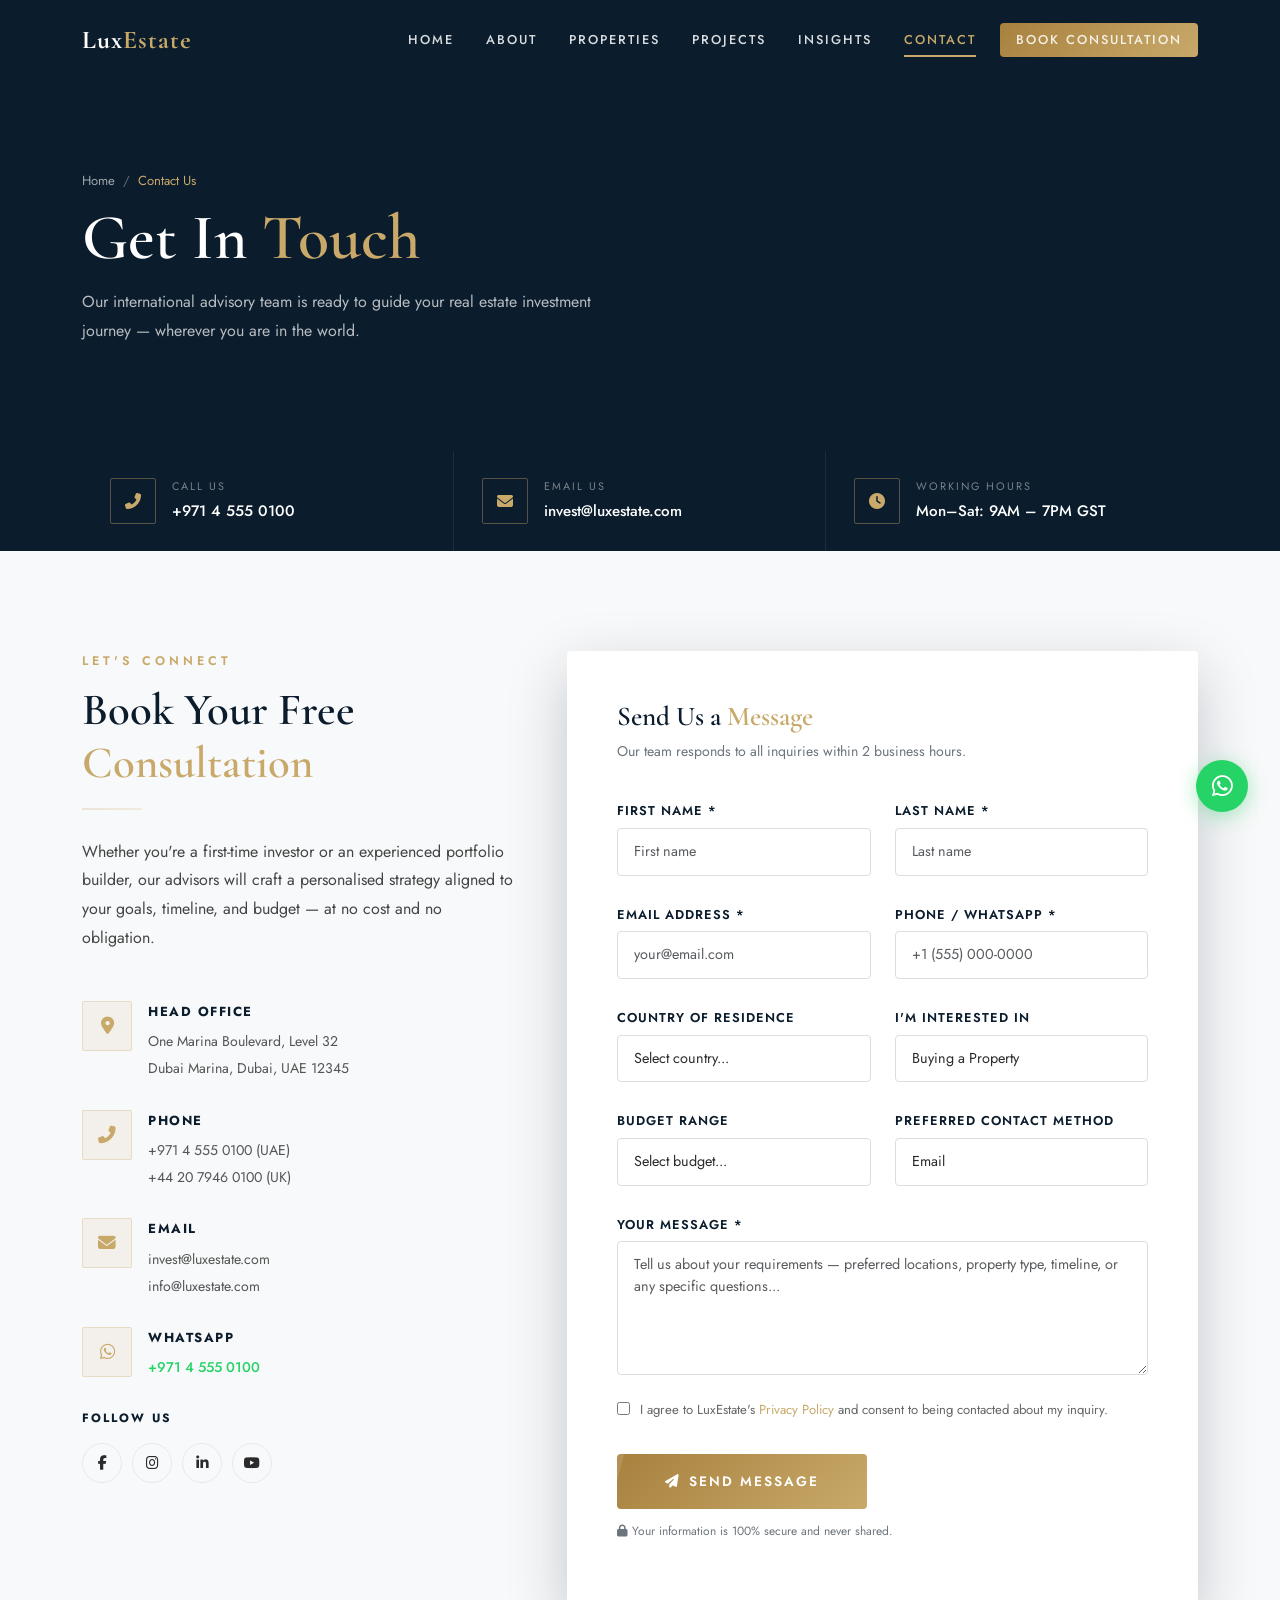
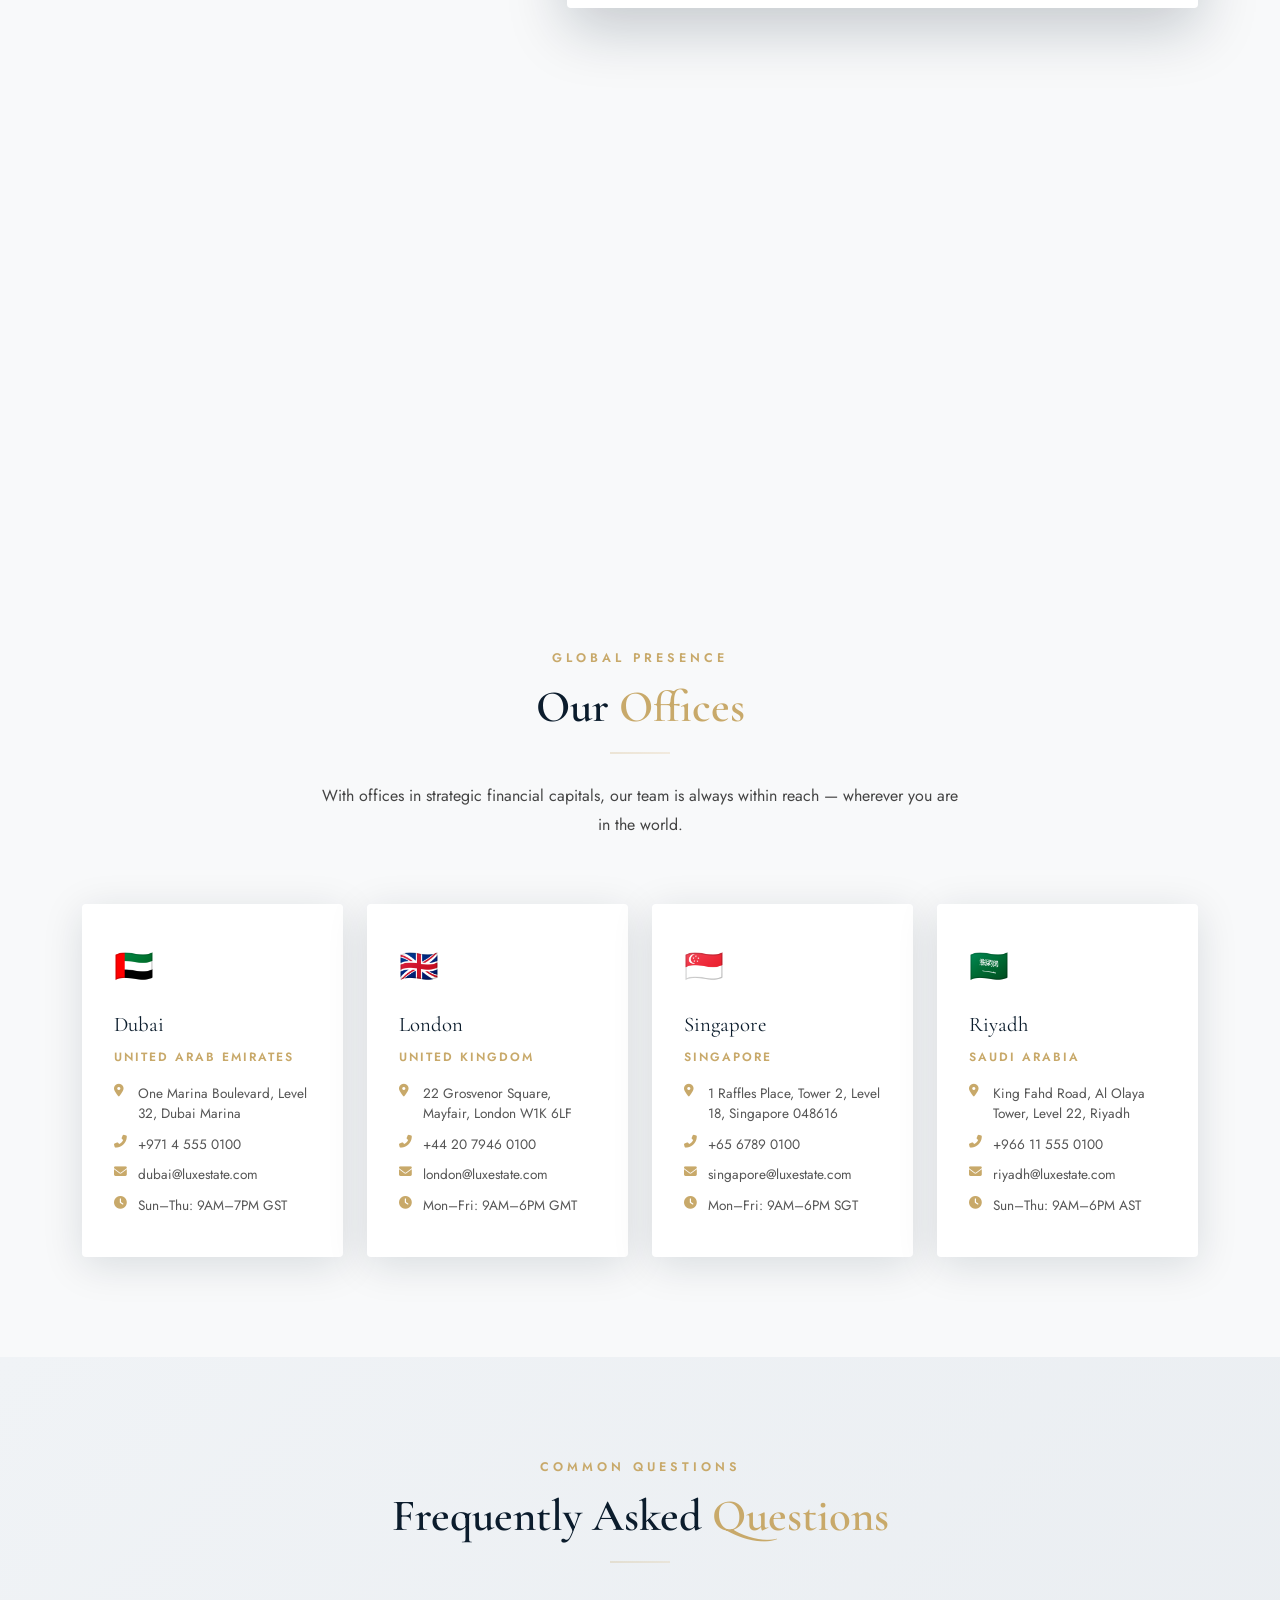
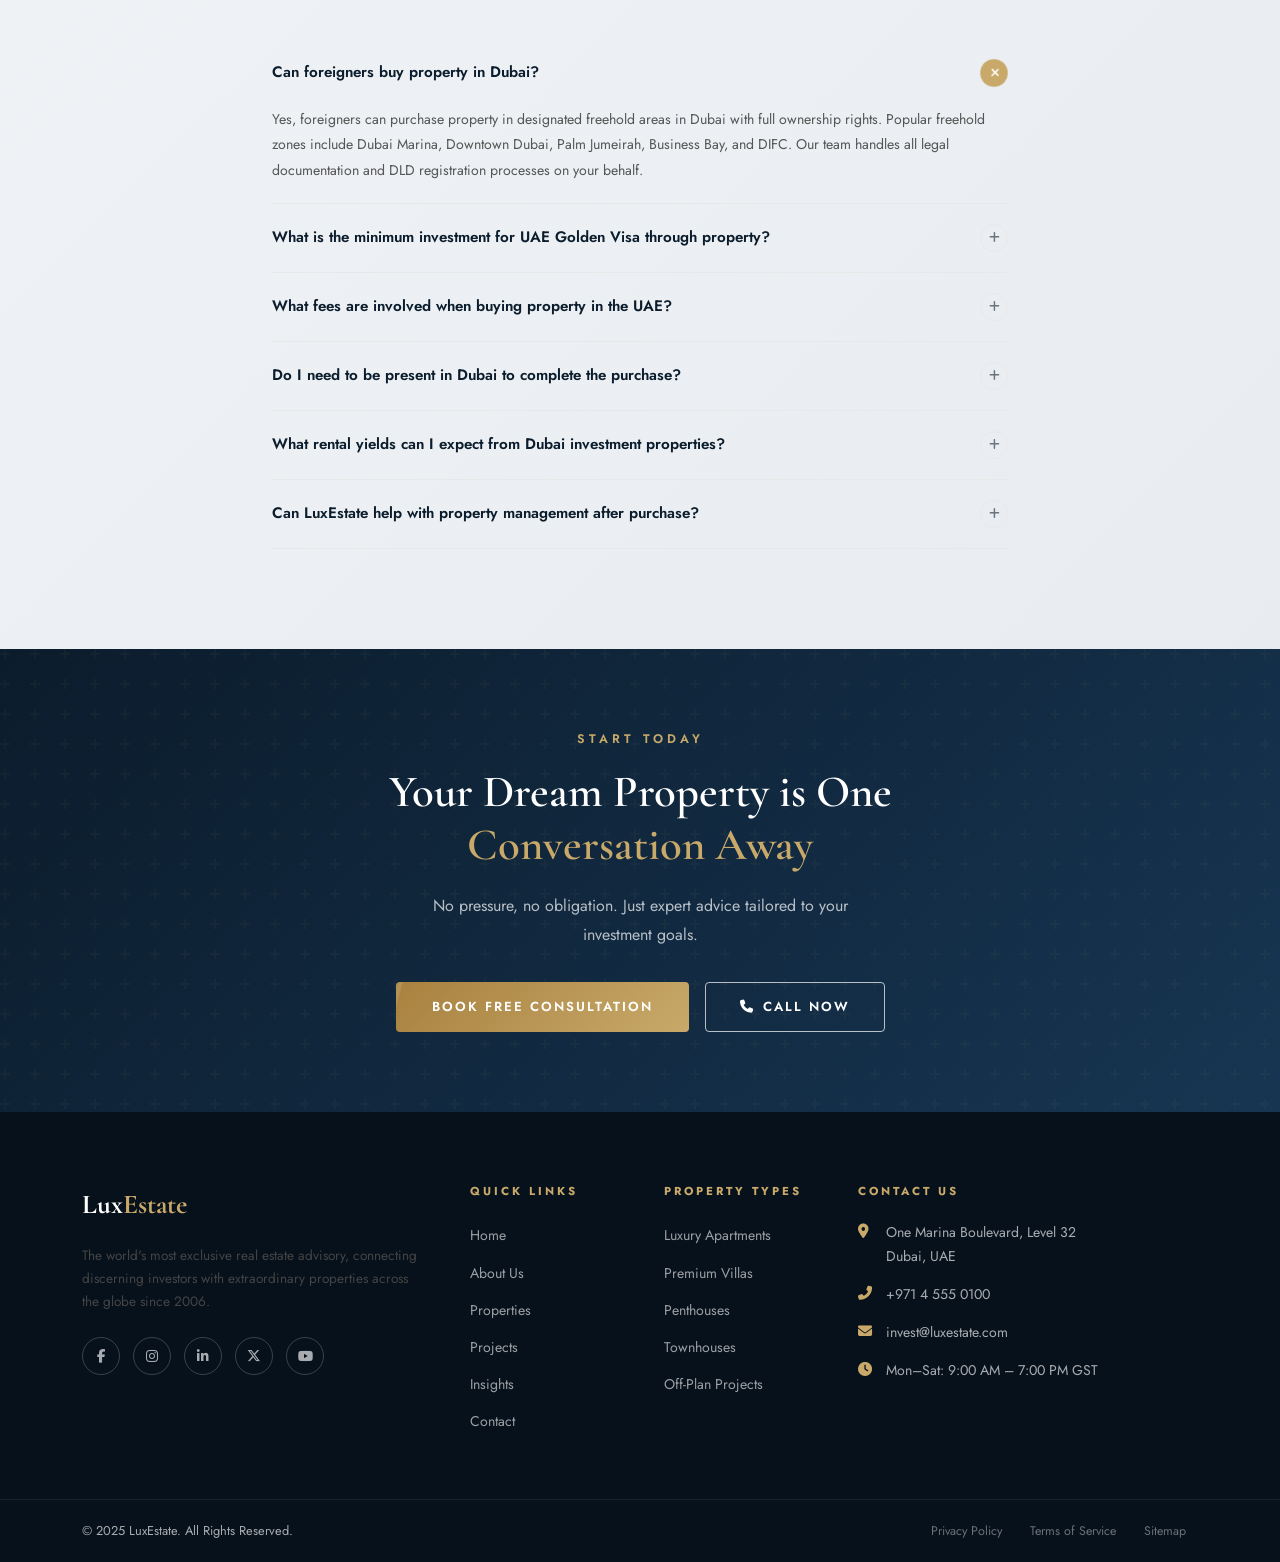
<file: contact.html>
<!DOCTYPE html>
<html lang="en">
<head>
  <meta charset="UTF-8">
  <meta name="viewport" content="width=device-width, initial-scale=1.0">
  <title>Contact Us | LuxEstate – Speak With Our Luxury Property Advisors</title>
  <meta name="description" content="Get in touch with LuxEstate's international property advisors. Book a free consultation, schedule a property viewing, or enquire about any of our luxury listings.">
  <meta name="keywords" content="contact real estate agent, luxury property consultation, book property viewing, Dubai real estate contact, property inquiry UAE">
  <link rel="canonical" href="https://www.luxestate.com/contact.html">
  <link href="https://cdn.jsdelivr.net/npm/bootstrap@5.3.2/dist/css/bootstrap.min.css" rel="stylesheet">
  <link rel="stylesheet" href="https://cdnjs.cloudflare.com/ajax/libs/font-awesome/6.5.0/css/all.min.css">
  <link rel="stylesheet" href="https://unpkg.com/aos@2.3.1/dist/aos.css">
  <link rel="stylesheet" href="css/style.css">
  <style>
    .office-card {
      background: #fff;
      border-radius: var(--radius);
      padding: 32px;
      box-shadow: var(--shadow-card);
      transition: all var(--transition);
      height: 100%;
      border-top: 3px solid transparent;
    }
    .office-card:hover {
      box-shadow: var(--shadow-hover);
      transform: translateY(-4px);
      border-top-color: var(--gold);
    }
    .office-flag {
      font-size: 2rem;
      margin-bottom: 14px;
      display: block;
    }
    .office-city {
      font-family: var(--font-display);
      font-size: 1.3rem;
      color: var(--navy);
      margin-bottom: 4px;
    }
    .office-country {
      font-size: 0.75rem;
      font-weight: 600;
      letter-spacing: 2px;
      text-transform: uppercase;
      color: var(--gold);
      margin-bottom: 16px;
    }
    .office-detail {
      font-size: 0.85rem;
      color: #555;
      display: flex;
      align-items: flex-start;
      gap: 10px;
      margin-bottom: 10px;
      line-height: 1.5;
    }
    .office-detail i { color: var(--gold); margin-top: 2px; min-width: 14px; font-size: 0.8rem; }

    .contact-form-wrap {
      background: #fff;
      border-radius: var(--radius);
      padding: 50px;
      box-shadow: var(--shadow-hover);
    }
    @media (max-width: 576px) {
      .contact-form-wrap { padding: 28px 20px; }
    }

    .faq-item {
      border-bottom: 1px solid var(--grey-light);
    }
    .faq-question {
      padding: 20px 0;
      display: flex;
      justify-content: space-between;
      align-items: center;
      cursor: pointer;
      font-weight: 600;
      font-size: 0.95rem;
      color: var(--navy);
      transition: color var(--transition);
      gap: 16px;
    }
    .faq-question:hover { color: var(--gold); }
    .faq-icon {
      width: 28px; height: 28px;
      border: 1.5px solid var(--grey-light);
      border-radius: 50%;
      display: flex; align-items: center; justify-content: center;
      font-size: 0.75rem;
      flex-shrink: 0;
      transition: all var(--transition);
      color: var(--grey-mid);
    }
    .faq-item.open .faq-icon { background: var(--gold); border-color: var(--gold); color: #fff; transform: rotate(45deg); }
    .faq-answer {
      font-size: 0.88rem;
      color: #555;
      line-height: 1.8;
      max-height: 0;
      overflow: hidden;
      transition: max-height 0.4s ease, padding 0.3s ease;
    }
    .faq-item.open .faq-answer { max-height: 300px; padding-bottom: 20px; }

    .whatsapp-float {
      position: fixed;
      bottom: 88px;
      right: 32px;
      z-index: 9997;
      width: 52px; height: 52px;
      background: #25D366;
      border-radius: 50%;
      display: flex; align-items: center; justify-content: center;
      color: #fff;
      font-size: 1.5rem;
      box-shadow: 0 4px 20px rgba(37,211,102,0.4);
      transition: all var(--transition);
    }
    .whatsapp-float:hover { transform: scale(1.1); box-shadow: 0 8px 28px rgba(37,211,102,0.5); color: #fff; }
  </style>
</head>
<body>

<!-- NAVBAR -->
<nav class="navbar navbar-expand-lg fixed-top" id="mainNav">
  <div class="container">
    <a class="navbar-brand" href="index.html">Lux<span>Estate</span></a>
    <button class="navbar-toggler" type="button" data-bs-toggle="collapse" data-bs-target="#navMenu" aria-label="Toggle navigation">
      <span class="navbar-toggler-icon"></span>
    </button>
    <div class="collapse navbar-collapse justify-content-end" id="navMenu">
      <ul class="navbar-nav align-items-lg-center">
        <li class="nav-item"><a class="nav-link" href="index.html">Home</a></li>
        <li class="nav-item"><a class="nav-link" href="about.html">About</a></li>
        <li class="nav-item"><a class="nav-link" href="properties.html">Properties</a></li>
        <li class="nav-item"><a class="nav-link" href="projects.html">Projects</a></li>
        <li class="nav-item"><a class="nav-link" href="blog.html">Insights</a></li>
        <li class="nav-item"><a class="nav-link active" href="contact.html">Contact</a></li>
        <li class="nav-item"><a class="nav-link nav-cta" href="#inquiry">Book Consultation</a></li>
      </ul>
    </div>
  </div>
</nav>

<!-- PAGE HERO -->
<section class="page-hero">
  <div class="page-hero-bg" style="background-image:url('https://images.unsplash.com/photo-1600607687920-4e2a09cf159d?w=1600&q=80');"></div>
  <div class="container page-hero-content">
    <nav aria-label="breadcrumb">
      <ol class="breadcrumb">
        <li class="breadcrumb-item"><a href="index.html">Home</a></li>
        <li class="breadcrumb-item active">Contact Us</li>
      </ol>
    </nav>
    <h1 class="mt-2">Get In <span style="color:var(--gold);">Touch</span></h1>
    <p style="color:rgba(255,255,255,0.7);max-width:540px;margin-top:12px;">Our international advisory team is ready to guide your real estate investment journey — wherever you are in the world.</p>
  </div>
</section>

<!-- QUICK CONTACT BAND -->
<div style="background:var(--navy);padding:0;">
  <div class="container">
    <div class="row g-0">
      <div class="col-md-4" style="border-right:1px solid rgba(255,255,255,0.08);">
        <a href="tel:+97145550100" style="display:flex;align-items:center;gap:16px;padding:26px 28px;color:inherit;text-decoration:none;transition:background 0.3s;" onmouseover="this.style.background='rgba(255,255,255,0.04)'" onmouseout="this.style.background='transparent'">
          <div style="width:46px;height:46px;border:1.5px solid rgba(200,169,106,0.4);border-radius:2px;display:flex;align-items:center;justify-content:center;color:var(--gold);font-size:1rem;flex-shrink:0;">
            <i class="fas fa-phone-alt"></i>
          </div>
          <div>
            <div style="font-size:0.68rem;letter-spacing:2px;text-transform:uppercase;color:rgba(255,255,255,0.45);margin-bottom:3px;">Call Us</div>
            <div style="font-size:0.95rem;font-weight:500;color:#fff;">+971 4 555 0100</div>
          </div>
        </a>
      </div>
      <div class="col-md-4" style="border-right:1px solid rgba(255,255,255,0.08);">
        <a href="mailto:invest@luxestate.com" style="display:flex;align-items:center;gap:16px;padding:26px 28px;color:inherit;text-decoration:none;transition:background 0.3s;" onmouseover="this.style.background='rgba(255,255,255,0.04)'" onmouseout="this.style.background='transparent'">
          <div style="width:46px;height:46px;border:1.5px solid rgba(200,169,106,0.4);border-radius:2px;display:flex;align-items:center;justify-content:center;color:var(--gold);font-size:1rem;flex-shrink:0;">
            <i class="fas fa-envelope"></i>
          </div>
          <div>
            <div style="font-size:0.68rem;letter-spacing:2px;text-transform:uppercase;color:rgba(255,255,255,0.45);margin-bottom:3px;">Email Us</div>
            <div style="font-size:0.95rem;font-weight:500;color:#fff;">invest@luxestate.com</div>
          </div>
        </a>
      </div>
      <div class="col-md-4">
        <div style="display:flex;align-items:center;gap:16px;padding:26px 28px;">
          <div style="width:46px;height:46px;border:1.5px solid rgba(200,169,106,0.4);border-radius:2px;display:flex;align-items:center;justify-content:center;color:var(--gold);font-size:1rem;flex-shrink:0;">
            <i class="fas fa-clock"></i>
          </div>
          <div>
            <div style="font-size:0.68rem;letter-spacing:2px;text-transform:uppercase;color:rgba(255,255,255,0.45);margin-bottom:3px;">Working Hours</div>
            <div style="font-size:0.95rem;font-weight:500;color:#fff;">Mon–Sat: 9AM – 7PM GST</div>
          </div>
        </div>
      </div>
    </div>
  </div>
</div>

<!-- MAIN CONTACT SECTION -->
<section class="section-pad" id="inquiry">
  <div class="container">
    <div class="row g-5 align-items-start">

      <!-- LEFT: Info -->
      <div class="col-lg-5" data-aos="fade-right">
        <span class="section-label">Let's Connect</span>
        <h2 class="section-title">Book Your Free <span>Consultation</span></h2>
        <hr class="divider-gold">
        <p class="mb-5">Whether you're a first-time investor or an experienced portfolio builder, our advisors will craft a personalised strategy aligned to your goals, timeline, and budget — at no cost and no obligation.</p>

        <!-- Contact Info Items -->
        <div class="contact-info-item" data-aos="fade-up" data-aos-delay="0">
          <div class="contact-icon"><i class="fas fa-map-marker-alt"></i></div>
          <div>
            <strong style="font-size:0.82rem;letter-spacing:1.5px;text-transform:uppercase;color:var(--navy);display:block;margin-bottom:4px;">Head Office</strong>
            <span style="font-size:0.88rem;color:#555;">One Marina Boulevard, Level 32<br>Dubai Marina, Dubai, UAE 12345</span>
          </div>
        </div>

        <div class="contact-info-item" data-aos="fade-up" data-aos-delay="50">
          <div class="contact-icon"><i class="fas fa-phone-alt"></i></div>
          <div>
            <strong style="font-size:0.82rem;letter-spacing:1.5px;text-transform:uppercase;color:var(--navy);display:block;margin-bottom:4px;">Phone</strong>
            <span style="font-size:0.88rem;color:#555;">+971 4 555 0100 (UAE)<br>+44 20 7946 0100 (UK)</span>
          </div>
        </div>

        <div class="contact-info-item" data-aos="fade-up" data-aos-delay="100">
          <div class="contact-icon"><i class="fas fa-envelope"></i></div>
          <div>
            <strong style="font-size:0.82rem;letter-spacing:1.5px;text-transform:uppercase;color:var(--navy);display:block;margin-bottom:4px;">Email</strong>
            <span style="font-size:0.88rem;color:#555;">invest@luxestate.com<br>info@luxestate.com</span>
          </div>
        </div>

        <div class="contact-info-item" data-aos="fade-up" data-aos-delay="150">
          <div class="contact-icon"><i class="fab fa-whatsapp"></i></div>
          <div>
            <strong style="font-size:0.82rem;letter-spacing:1.5px;text-transform:uppercase;color:var(--navy);display:block;margin-bottom:4px;">WhatsApp</strong>
            <a href="https://wa.me/97145550100" style="font-size:0.88rem;color:#25D366;font-weight:500;">+971 4 555 0100</a>
          </div>
        </div>

        <!-- Social Links -->
        <div class="mt-4" data-aos="fade-up" data-aos-delay="200">
          <strong style="font-size:0.75rem;letter-spacing:2px;text-transform:uppercase;color:var(--navy);display:block;margin-bottom:14px;">Follow Us</strong>
          <div style="display:flex;gap:10px;">
            <a href="#" aria-label="Facebook" style="width:40px;height:40px;border:1.5px solid var(--grey-light);border-radius:50%;display:flex;align-items:center;justify-content:center;color:var(--charcoal);font-size:0.9rem;transition:all 0.3s;" onmouseover="this.style.background='var(--navy)';this.style.borderColor='var(--navy)';this.style.color='#fff'" onmouseout="this.style.background='';this.style.borderColor='var(--grey-light)';this.style.color='var(--charcoal)'"><i class="fab fa-facebook-f"></i></a>
            <a href="#" aria-label="Instagram" style="width:40px;height:40px;border:1.5px solid var(--grey-light);border-radius:50%;display:flex;align-items:center;justify-content:center;color:var(--charcoal);font-size:0.9rem;transition:all 0.3s;" onmouseover="this.style.background='var(--navy)';this.style.borderColor='var(--navy)';this.style.color='#fff'" onmouseout="this.style.background='';this.style.borderColor='var(--grey-light)';this.style.color='var(--charcoal)'"><i class="fab fa-instagram"></i></a>
            <a href="#" aria-label="LinkedIn" style="width:40px;height:40px;border:1.5px solid var(--grey-light);border-radius:50%;display:flex;align-items:center;justify-content:center;color:var(--charcoal);font-size:0.9rem;transition:all 0.3s;" onmouseover="this.style.background='var(--navy)';this.style.borderColor='var(--navy)';this.style.color='#fff'" onmouseout="this.style.background='';this.style.borderColor='var(--grey-light)';this.style.color='var(--charcoal)'"><i class="fab fa-linkedin-in"></i></a>
            <a href="#" aria-label="YouTube" style="width:40px;height:40px;border:1.5px solid var(--grey-light);border-radius:50%;display:flex;align-items:center;justify-content:center;color:var(--charcoal);font-size:0.9rem;transition:all 0.3s;" onmouseover="this.style.background='var(--navy)';this.style.borderColor='var(--navy)';this.style.color='#fff'" onmouseout="this.style.background='';this.style.borderColor='var(--grey-light)';this.style.color='var(--charcoal)'"><i class="fab fa-youtube"></i></a>
          </div>
        </div>
      </div>

      <!-- RIGHT: Contact Form -->
      <div class="col-lg-7" data-aos="fade-left">
        <div class="contact-form-wrap">
          <h3 style="color:var(--navy);font-family:var(--font-display);font-size:1.7rem;margin-bottom:6px;">Send Us a <span style="color:var(--gold);">Message</span></h3>
          <p style="color:var(--grey-mid);font-size:0.88rem;margin-bottom:32px;">Our team responds to all inquiries within 2 business hours.</p>

          <form class="needs-validate" novalidate>
            <div class="row g-4">
              <div class="col-md-6">
                <label class="form-label">First Name *</label>
                <input type="text" class="form-control" placeholder="First name" required>
                <div class="invalid-feedback">Please enter your first name.</div>
              </div>
              <div class="col-md-6">
                <label class="form-label">Last Name *</label>
                <input type="text" class="form-control" placeholder="Last name" required>
                <div class="invalid-feedback">Please enter your last name.</div>
              </div>
              <div class="col-md-6">
                <label class="form-label">Email Address *</label>
                <input type="email" class="form-control" placeholder="your@email.com" required>
                <div class="invalid-feedback">Please enter a valid email.</div>
              </div>
              <div class="col-md-6">
                <label class="form-label">Phone / WhatsApp *</label>
                <input type="tel" class="form-control" placeholder="+1 (555) 000-0000" required>
                <div class="invalid-feedback">Please enter your phone number.</div>
              </div>
              <div class="col-md-6">
                <label class="form-label">Country of Residence</label>
                <select class="form-select">
                  <option value="">Select country...</option>
                  <option>United States</option>
                  <option>United Kingdom</option>
                  <option>India</option>
                  <option>Pakistan</option>
                  <option>Saudi Arabia</option>
                  <option>Russia</option>
                  <option>China</option>
                  <option>Germany</option>
                  <option>France</option>
                  <option>Australia</option>
                  <option>Other</option>
                </select>
              </div>
              <div class="col-md-6">
                <label class="form-label">I'm Interested In</label>
                <select class="form-select">
                  <option>Buying a Property</option>
                  <option>Investment Advisory</option>
                  <option>Off-Plan Projects</option>
                  <option>Selling a Property</option>
                  <option>Property Management</option>
                  <option>General Inquiry</option>
                </select>
              </div>
              <div class="col-md-6">
                <label class="form-label">Budget Range</label>
                <select class="form-select">
                  <option>Select budget...</option>
                  <option>Under $500K</option>
                  <option>$500K – $1M</option>
                  <option>$1M – $3M</option>
                  <option>$3M – $10M</option>
                  <option>$10M+</option>
                </select>
              </div>
              <div class="col-md-6">
                <label class="form-label">Preferred Contact Method</label>
                <select class="form-select">
                  <option>Email</option>
                  <option>Phone Call</option>
                  <option>WhatsApp</option>
                  <option>Video Call</option>
                </select>
              </div>
              <div class="col-12">
                <label class="form-label">Your Message *</label>
                <textarea class="form-control" rows="5" placeholder="Tell us about your requirements — preferred locations, property type, timeline, or any specific questions..." required></textarea>
                <div class="invalid-feedback">Please enter your message.</div>
              </div>
              <div class="col-12">
                <div style="display:flex;align-items:flex-start;gap:10px;font-size:0.82rem;color:#666;margin-bottom:8px;">
                  <input type="checkbox" id="privacyConsent" style="margin-top:3px;accent-color:var(--gold);">
                  <label for="privacyConsent">I agree to LuxEstate's <a href="#" style="color:var(--gold);">Privacy Policy</a> and consent to being contacted about my inquiry.</label>
                </div>
              </div>
              <div class="col-12">
                <button type="submit" class="btn-gold" style="padding:16px 48px;font-size:0.85rem;">
                  <i class="fas fa-paper-plane me-2"></i>Send Message
                </button>
                <p style="font-size:0.75rem;color:var(--grey-mid);margin-top:12px;"><i class="fas fa-lock me-1"></i>Your information is 100% secure and never shared.</p>
              </div>
            </div>
          </form>
        </div>
      </div>
    </div>
  </div>
</section>

<!-- GOOGLE MAP -->
<div style="height:440px;overflow:hidden;" data-aos="fade-up">
  <iframe
    src="https://www.google.com/maps/embed?pb=!1m18!1m12!1m3!1d57829.9!2d55.1!3d25.08!2m3!1f0!2f0!3f0!3m2!1i1024!2i768!4f13.1!3m3!1m2!1s0x3e5f6b5a5a5a5a5a%3A0x0!2sDubai+Marina!5e0!3m2!1sen!2sae!4v1635000000000!5m2!1sen!2sae"
    width="100%" height="440" style="border:0;display:block;filter:grayscale(20%);" allowfullscreen="" loading="lazy"
    title="LuxEstate office location map Dubai Marina">
  </iframe>
</div>

<!-- GLOBAL OFFICES -->
<section class="section-pad">
  <div class="container">
    <div class="row justify-content-center text-center mb-5">
      <div class="col-lg-7" data-aos="fade-up">
        <span class="section-label">Global Presence</span>
        <h2 class="section-title">Our <span>Offices</span></h2>
        <hr class="divider-gold center">
        <p>With offices in strategic financial capitals, our team is always within reach — wherever you are in the world.</p>
      </div>
    </div>
    <div class="row g-4">
      <div class="col-lg-3 col-md-6" data-aos="fade-up" data-aos-delay="0">
        <div class="office-card">
          <span class="office-flag">🇦🇪</span>
          <div class="office-city">Dubai</div>
          <div class="office-country">United Arab Emirates</div>
          <div class="office-detail"><i class="fas fa-map-marker-alt"></i>One Marina Boulevard, Level 32, Dubai Marina</div>
          <div class="office-detail"><i class="fas fa-phone-alt"></i>+971 4 555 0100</div>
          <div class="office-detail"><i class="fas fa-envelope"></i>dubai@luxestate.com</div>
          <div class="office-detail"><i class="fas fa-clock"></i>Sun–Thu: 9AM–7PM GST</div>
        </div>
      </div>
      <div class="col-lg-3 col-md-6" data-aos="fade-up" data-aos-delay="100">
        <div class="office-card">
          <span class="office-flag">🇬🇧</span>
          <div class="office-city">London</div>
          <div class="office-country">United Kingdom</div>
          <div class="office-detail"><i class="fas fa-map-marker-alt"></i>22 Grosvenor Square, Mayfair, London W1K 6LF</div>
          <div class="office-detail"><i class="fas fa-phone-alt"></i>+44 20 7946 0100</div>
          <div class="office-detail"><i class="fas fa-envelope"></i>london@luxestate.com</div>
          <div class="office-detail"><i class="fas fa-clock"></i>Mon–Fri: 9AM–6PM GMT</div>
        </div>
      </div>
      <div class="col-lg-3 col-md-6" data-aos="fade-up" data-aos-delay="200">
        <div class="office-card">
          <span class="office-flag">🇸🇬</span>
          <div class="office-city">Singapore</div>
          <div class="office-country">Singapore</div>
          <div class="office-detail"><i class="fas fa-map-marker-alt"></i>1 Raffles Place, Tower 2, Level 18, Singapore 048616</div>
          <div class="office-detail"><i class="fas fa-phone-alt"></i>+65 6789 0100</div>
          <div class="office-detail"><i class="fas fa-envelope"></i>singapore@luxestate.com</div>
          <div class="office-detail"><i class="fas fa-clock"></i>Mon–Fri: 9AM–6PM SGT</div>
        </div>
      </div>
      <div class="col-lg-3 col-md-6" data-aos="fade-up" data-aos-delay="300">
        <div class="office-card">
          <span class="office-flag">🇸🇦</span>
          <div class="office-city">Riyadh</div>
          <div class="office-country">Saudi Arabia</div>
          <div class="office-detail"><i class="fas fa-map-marker-alt"></i>King Fahd Road, Al Olaya Tower, Level 22, Riyadh</div>
          <div class="office-detail"><i class="fas fa-phone-alt"></i>+966 11 555 0100</div>
          <div class="office-detail"><i class="fas fa-envelope"></i>riyadh@luxestate.com</div>
          <div class="office-detail"><i class="fas fa-clock"></i>Sun–Thu: 9AM–6PM AST</div>
        </div>
      </div>
    </div>
  </div>
</section>

<!-- FAQ SECTION -->
<section class="section-pad" style="background:linear-gradient(135deg,#f0f3f6,#e8ecf0);">
  <div class="container">
    <div class="row justify-content-center mb-5">
      <div class="col-lg-7 text-center" data-aos="fade-up">
        <span class="section-label">Common Questions</span>
        <h2 class="section-title">Frequently Asked <span>Questions</span></h2>
        <hr class="divider-gold center">
      </div>
    </div>
    <div class="row justify-content-center">
      <div class="col-lg-8" data-aos="fade-up">

        <div class="faq-item open">
          <div class="faq-question" onclick="toggleFaq(this)">
            <span>Can foreigners buy property in Dubai?</span>
            <span class="faq-icon"><i class="fas fa-plus"></i></span>
          </div>
          <div class="faq-answer">
            Yes, foreigners can purchase property in designated freehold areas in Dubai with full ownership rights. Popular freehold zones include Dubai Marina, Downtown Dubai, Palm Jumeirah, Business Bay, and DIFC. Our team handles all legal documentation and DLD registration processes on your behalf.
          </div>
        </div>

        <div class="faq-item">
          <div class="faq-question" onclick="toggleFaq(this)">
            <span>What is the minimum investment for UAE Golden Visa through property?</span>
            <span class="faq-icon"><i class="fas fa-plus"></i></span>
          </div>
          <div class="faq-answer">
            As of 2024, you can qualify for a 10-year UAE Golden Visa by investing a minimum of AED 2 million (~$545,000 USD) in real estate. The property can be mortgaged, but your equity must meet the threshold. Our advisors can identify qualifying properties and guide you through the entire visa application process.
          </div>
        </div>

        <div class="faq-item">
          <div class="faq-question" onclick="toggleFaq(this)">
            <span>What fees are involved when buying property in the UAE?</span>
            <span class="faq-icon"><i class="fas fa-plus"></i></span>
          </div>
          <div class="faq-answer">
            Standard buying costs in Dubai include: Dubai Land Department (DLD) transfer fee of 4%, a registration trustee fee (~AED 4,000), and agent commission of 2%. For off-plan properties, the DLD fee is often 0–2% as developers sometimes cover this. We provide a full cost breakdown before you commit to any transaction.
          </div>
        </div>

        <div class="faq-item">
          <div class="faq-question" onclick="toggleFaq(this)">
            <span>Do I need to be present in Dubai to complete the purchase?</span>
            <span class="faq-icon"><i class="fas fa-plus"></i></span>
          </div>
          <div class="faq-answer">
            No — many of our international clients complete purchases remotely. We facilitate virtual property tours, digital document signing (Power of Attorney), and remote DLD registration. You can own your Dubai property without a single flight, though we always welcome in-person visits for major decisions.
          </div>
        </div>

        <div class="faq-item">
          <div class="faq-question" onclick="toggleFaq(this)">
            <span>What rental yields can I expect from Dubai investment properties?</span>
            <span class="faq-icon"><i class="fas fa-plus"></i></span>
          </div>
          <div class="faq-answer">
            Dubai offers some of the world's highest rental yields — typically 5–9% annually depending on location and property type. There is no income tax, capital gains tax, or property tax in the UAE. Furnished short-term rentals on platforms like Airbnb can achieve 10–15% yields in prime locations. Our investment team provides detailed ROI projections for every property.
          </div>
        </div>

        <div class="faq-item">
          <div class="faq-question" onclick="toggleFaq(this)">
            <span>Can LuxEstate help with property management after purchase?</span>
            <span class="faq-icon"><i class="fas fa-plus"></i></span>
          </div>
          <div class="faq-answer">
            Absolutely. Our Property Management division handles tenant sourcing, lease management, maintenance coordination, and financial reporting. We offer full management packages starting from 5% of annual rental income — ensuring your asset performs without any day-to-day involvement from you.
          </div>
        </div>

      </div>
    </div>
  </div>
</section>

<!-- CTA BANNER -->
<section class="cta-banner">
  <div class="container text-center position-relative" data-aos="fade-up">
    <span class="section-label d-block mb-3">Start Today</span>
    <h2 style="color:#fff;font-size:clamp(1.9rem,3.5vw,2.8rem);max-width:620px;margin:0 auto 20px;">
      Your Dream Property is One <span style="color:var(--gold);">Conversation Away</span>
    </h2>
    <p style="color:rgba(255,255,255,0.7);max-width:480px;margin:0 auto 32px;">No pressure, no obligation. Just expert advice tailored to your investment goals.</p>
    <div class="d-flex gap-3 justify-content-center flex-wrap">
      <a href="#inquiry" class="btn-gold">Book Free Consultation</a>
      <a href="tel:+97145550100" class="btn-outline-white"><i class="fas fa-phone me-2"></i>Call Now</a>
    </div>
  </div>
</section>

<!-- FOOTER -->
<footer class="site-footer">
  <div class="container">
    <div class="row g-5">
      <div class="col-lg-4 col-md-6">
        <div class="footer-logo">Lux<span>Estate</span></div>
        <p class="footer-tagline">The world's most exclusive real estate advisory, connecting discerning investors with extraordinary properties across the globe since 2006.</p>
        <div class="footer-social">
          <a href="#" aria-label="Facebook"><i class="fab fa-facebook-f"></i></a>
          <a href="#" aria-label="Instagram"><i class="fab fa-instagram"></i></a>
          <a href="#" aria-label="LinkedIn"><i class="fab fa-linkedin-in"></i></a>
          <a href="#" aria-label="Twitter"><i class="fab fa-x-twitter"></i></a>
          <a href="#" aria-label="YouTube"><i class="fab fa-youtube"></i></a>
        </div>
      </div>
      <div class="col-lg-2 col-md-3 col-6">
        <div class="footer-heading">Quick Links</div>
        <ul class="footer-links">
          <li><a href="index.html">Home</a></li>
          <li><a href="about.html">About Us</a></li>
          <li><a href="properties.html">Properties</a></li>
          <li><a href="projects.html">Projects</a></li>
          <li><a href="blog.html">Insights</a></li>
          <li><a href="contact.html">Contact</a></li>
        </ul>
      </div>
      <div class="col-lg-2 col-md-3 col-6">
        <div class="footer-heading">Property Types</div>
        <ul class="footer-links">
          <li><a href="properties.html">Luxury Apartments</a></li>
          <li><a href="properties.html">Premium Villas</a></li>
          <li><a href="properties.html">Penthouses</a></li>
          <li><a href="properties.html">Townhouses</a></li>
          <li><a href="properties.html">Off-Plan Projects</a></li>
        </ul>
      </div>
      <div class="col-lg-4 col-md-6">
        <div class="footer-heading">Contact Us</div>
        <div class="footer-contact-item"><i class="fas fa-map-marker-alt"></i><span>One Marina Boulevard, Level 32<br>Dubai, UAE</span></div>
        <div class="footer-contact-item"><i class="fas fa-phone-alt"></i><span>+971 4 555 0100</span></div>
        <div class="footer-contact-item"><i class="fas fa-envelope"></i><span>invest@luxestate.com</span></div>
        <div class="footer-contact-item"><i class="fas fa-clock"></i><span>Mon–Sat: 9:00 AM – 7:00 PM GST</span></div>
      </div>
    </div>
  </div>
  <div class="footer-bottom mt-5">
    <div class="container">
      <div class="row align-items-center">
        <div class="col-md-6 text-center text-md-start mb-2 mb-md-0">
          <span style="font-size:0.8rem;">&copy; 2025 LuxEstate. All Rights Reserved.</span>
        </div>
        <div class="col-md-6 text-center text-md-end">
          <a href="#" style="font-size:0.78rem;color:rgba(255,255,255,0.4);margin:0 12px;">Privacy Policy</a>
          <a href="#" style="font-size:0.78rem;color:rgba(255,255,255,0.4);margin:0 12px;">Terms of Service</a>
          <a href="#" style="font-size:0.78rem;color:rgba(255,255,255,0.4);margin:0 12px;">Sitemap</a>
        </div>
      </div>
    </div>
  </div>
</footer>

<!-- WhatsApp Float -->
<a href="https://wa.me/97145550100" class="whatsapp-float" aria-label="Chat on WhatsApp" target="_blank" rel="noopener">
  <i class="fab fa-whatsapp"></i>
</a>

<button id="backToTop" aria-label="Back to top"><i class="fas fa-chevron-up"></i></button>

<script src="https://cdn.jsdelivr.net/npm/bootstrap@5.3.2/dist/js/bootstrap.bundle.min.js"></script>
<script src="https://unpkg.com/aos@2.3.1/dist/aos.js"></script>
<script>AOS.init({ duration: 800, easing: 'ease-out', once: true, offset: 60 });</script>
<script src="js/main.js"></script>
<script>
  function toggleFaq(el) {
    const item = el.closest('.faq-item');
    const isOpen = item.classList.contains('open');
    document.querySelectorAll('.faq-item').forEach(i => i.classList.remove('open'));
    if (!isOpen) item.classList.add('open');
  }
</script>
</body>
</html>
</file>
<file: css/style.css>
/* ============================================
   LUXURY REAL ESTATE - GLOBAL STYLES
   Color Palette:
   - Deep Navy   : #0B1C2C
   - Gold        : #C8A96A
   - Soft White  : #F8F9FA
   - Charcoal    : #2B2B2B
============================================ */

@import url('https://fonts.googleapis.com/css2?family=Cormorant+Garamond:ital,wght@0,300;0,400;0,500;0,600;0,700;1,300;1,400&family=Jost:wght@300;400;500;600;700&display=swap');

:root {
  --navy: #0B1C2C;
  --navy-light: #132539;
  --gold: #C8A96A;
  --gold-light: #dfc28e;
  --gold-dark: #a8813e;
  --white: #F8F9FA;
  --charcoal: #2B2B2B;
  --grey-mid: #6c757d;
  --grey-light: #e8e8e8;
  --overlay: rgba(11,28,44,0.72);
  --font-display: 'Cormorant Garamond', Georgia, serif;
  --font-body: 'Jost', sans-serif;
  --transition: 0.38s cubic-bezier(0.4,0,0.2,1);
  --shadow-card: 0 8px 40px rgba(11,28,44,0.13);
  --shadow-hover: 0 20px 60px rgba(11,28,44,0.22);
  --radius: 4px;
}

*, *::before, *::after { box-sizing: border-box; margin: 0; padding: 0; }

html { scroll-behavior: smooth; font-size: 16px; }

body {
  font-family: var(--font-body);
  color: var(--charcoal);
  background: var(--white);
  overflow-x: hidden;
  line-height: 1.7;
}

/* ---- TYPOGRAPHY ---- */
h1,h2,h3,h4,h5,h6 {
  font-family: var(--font-display);
  font-weight: 600;
  line-height: 1.18;
  color: var(--navy);
}
h1 { font-size: clamp(2.4rem, 5vw, 4.2rem); }
h2 { font-size: clamp(1.9rem, 3.5vw, 3rem); }
h3 { font-size: clamp(1.3rem, 2.5vw, 1.9rem); }
h4 { font-size: 1.25rem; }

p { font-size: 1rem; color: #444; line-height: 1.8; }

a { text-decoration: none; color: inherit; transition: color var(--transition); }
img { max-width: 100%; display: block; }

/* ---- UTILITY ---- */
.section-pad { padding: 100px 0; }
.section-pad-sm { padding: 60px 0; }
.text-gold { color: var(--gold) !important; }
.text-navy { color: var(--navy) !important; }
.bg-navy { background: var(--navy) !important; }
.bg-gold { background: var(--gold) !important; }
.fw-300 { font-weight: 300; }
.fw-500 { font-weight: 500; }

.section-label {
  font-family: var(--font-body);
  font-size: 0.78rem;
  font-weight: 600;
  letter-spacing: 4px;
  text-transform: uppercase;
  color: var(--gold);
  display: block;
  margin-bottom: 12px;
}

.section-title {
  font-family: var(--font-display);
  font-weight: 600;
  color: var(--navy);
  margin-bottom: 18px;
}

.section-title span { color: var(--gold); }

.divider-gold {
  width: 60px;
  height: 2px;
  background: linear-gradient(90deg, var(--gold), var(--gold-light));
  margin: 18px 0 28px;
  border: none;
}

.divider-gold.center { margin-left: auto; margin-right: auto; }

/* ---- BUTTONS ---- */
.btn-gold {
  background: linear-gradient(135deg, var(--gold-dark), var(--gold));
  color: #fff;
  font-family: var(--font-body);
  font-size: 0.82rem;
  font-weight: 600;
  letter-spacing: 2px;
  text-transform: uppercase;
  padding: 14px 36px;
  border: none;
  border-radius: var(--radius);
  cursor: pointer;
  position: relative;
  overflow: hidden;
  transition: all var(--transition);
  display: inline-block;
}
.btn-gold::before {
  content: '';
  position: absolute;
  inset: 0;
  background: rgba(255,255,255,0.12);
  transform: translateX(-100%) skewX(-15deg);
  transition: transform 0.5s ease;
}
.btn-gold:hover::before { transform: translateX(110%) skewX(-15deg); }
.btn-gold:hover {
  box-shadow: 0 0 28px rgba(200,169,106,0.55), 0 8px 24px rgba(200,169,106,0.25);
  transform: translateY(-2px);
  color: #fff;
}

.btn-outline-gold {
  background: transparent;
  color: var(--gold);
  font-family: var(--font-body);
  font-size: 0.82rem;
  font-weight: 600;
  letter-spacing: 2px;
  text-transform: uppercase;
  padding: 13px 34px;
  border: 1.5px solid var(--gold);
  border-radius: var(--radius);
  cursor: pointer;
  transition: all var(--transition);
  display: inline-block;
}
.btn-outline-gold:hover {
  background: var(--gold);
  color: #fff;
  box-shadow: 0 0 20px rgba(200,169,106,0.4);
  transform: translateY(-2px);
}

.btn-outline-white {
  background: transparent;
  color: #fff;
  font-family: var(--font-body);
  font-size: 0.82rem;
  font-weight: 600;
  letter-spacing: 2px;
  text-transform: uppercase;
  padding: 13px 34px;
  border: 1.5px solid rgba(255,255,255,0.7);
  border-radius: var(--radius);
  cursor: pointer;
  transition: all var(--transition);
  display: inline-block;
}
.btn-outline-white:hover {
  background: rgba(255,255,255,0.15);
  border-color: #fff;
  color: #fff;
}

/* ---- NAVBAR ---- */
#mainNav {
  background: transparent;
  transition: background var(--transition), box-shadow var(--transition), padding var(--transition);
  padding: 22px 0;
  z-index: 9999;
}
#mainNav.scrolled {
  background: var(--navy) !important;
  box-shadow: 0 4px 30px rgba(0,0,0,0.25);
  padding: 12px 0;
}

.navbar-brand {
  font-family: var(--font-display);
  font-size: 1.6rem;
  font-weight: 700;
  color: #fff !important;
  letter-spacing: 1px;
  line-height: 1;
}
.navbar-brand span { color: var(--gold); }

.navbar-nav .nav-link {
  font-family: var(--font-body);
  font-size: 0.8rem;
  font-weight: 500;
  letter-spacing: 2px;
  text-transform: uppercase;
  color: rgba(255,255,255,0.85) !important;
  padding: 6px 16px !important;
  position: relative;
  transition: color var(--transition);
}
.navbar-nav .nav-link::after {
  content: '';
  position: absolute;
  bottom: 0; left: 16px;
  width: 0; height: 1.5px;
  background: var(--gold);
  transition: width var(--transition);
}
.navbar-nav .nav-link:hover,
.navbar-nav .nav-link.active {
  color: var(--gold) !important;
}
.navbar-nav .nav-link:hover::after,
.navbar-nav .nav-link.active::after { width: calc(100% - 32px); }

.nav-cta {
  background: linear-gradient(135deg, var(--gold-dark), var(--gold));
  color: #fff !important;
  padding: 9px 22px !important;
  border-radius: var(--radius);
  margin-left: 8px;
}
.nav-cta:hover { box-shadow: 0 0 18px rgba(200,169,106,0.5); }
.nav-cta::after { display: none !important; }

.navbar-toggler {
  border: 1px solid rgba(255,255,255,0.4);
  padding: 6px 10px;
}
.navbar-toggler-icon {
  background-image: url("data:image/svg+xml,%3csvg xmlns='http://www.w3.org/2000/svg' viewBox='0 0 30 30'%3e%3cpath stroke='rgba%28255, 255, 255, 0.85%29' stroke-linecap='round' stroke-miterlimit='10' stroke-width='2' d='M4 7h22M4 15h22M4 23h22'/%3e%3c/svg%3e");
}

/* ---- HERO (shared base) ---- */
.hero-section {
  position: relative;
  overflow: hidden;
  background: var(--navy);
}
.hero-bg {
  position: absolute;
  inset: 0;
  background-size: cover;
  background-position: center;
  transform: scale(1.08);
  transition: transform 8s ease-out;
  filter: brightness(0.55);
}
.hero-section.loaded .hero-bg { transform: scale(1); }
.hero-overlay {
  position: absolute;
  inset: 0;
  background: linear-gradient(135deg, rgba(11,28,44,0.85) 0%, rgba(11,28,44,0.35) 100%);
}
.hero-content { position: relative; z-index: 2; }

/* ---- PROPERTY CARDS ---- */
.property-card {
  background: #fff;
  border-radius: var(--radius);
  overflow: hidden;
  box-shadow: var(--shadow-card);
  transition: all var(--transition);
}
.property-card:hover {
  box-shadow: var(--shadow-hover);
  transform: translateY(-6px);
}
.property-card-img {
  position: relative;
  overflow: hidden;
  height: 240px;
}
.property-card-img img {
  width: 100%; height: 100%;
  object-fit: cover;
  transition: transform 0.6s ease;
}
.property-card:hover .property-card-img img { transform: scale(1.07); }

.property-badge {
  position: absolute;
  top: 14px; left: 14px;
  background: var(--gold);
  color: #fff;
  font-size: 0.7rem;
  font-weight: 600;
  letter-spacing: 2px;
  text-transform: uppercase;
  padding: 5px 12px;
  border-radius: 2px;
}
.property-badge.new { background: #1a7a4a; }
.property-badge.sold { background: #c0392b; }

.property-card-body { padding: 22px; }
.property-price {
  font-family: var(--font-display);
  font-size: 1.55rem;
  font-weight: 600;
  color: var(--gold);
  margin-bottom: 4px;
}
.property-title {
  font-family: var(--font-display);
  font-size: 1.2rem;
  color: var(--navy);
  margin-bottom: 6px;
}
.property-location {
  font-size: 0.82rem;
  color: var(--grey-mid);
  margin-bottom: 14px;
}
.property-location i { color: var(--gold); margin-right: 5px; }
.property-features {
  display: flex;
  gap: 18px;
  padding-top: 14px;
  border-top: 1px solid var(--grey-light);
  font-size: 0.8rem;
  color: var(--grey-mid);
}
.property-features span i { color: var(--gold); margin-right: 4px; }

.property-card-overlay {
  position: absolute;
  inset: 0;
  background: var(--overlay);
  display: flex;
  align-items: center;
  justify-content: center;
  opacity: 0;
  transition: opacity var(--transition);
}
.property-card:hover .property-card-overlay { opacity: 1; }

/* ---- STATS COUNTER ---- */
.stat-block { text-align: center; padding: 28px; }
.stat-number {
  font-family: var(--font-display);
  font-size: 3.2rem;
  font-weight: 700;
  color: var(--gold);
  line-height: 1;
  display: block;
}
.stat-label {
  font-size: 0.8rem;
  letter-spacing: 2px;
  text-transform: uppercase;
  color: rgba(255,255,255,0.65);
  margin-top: 8px;
  font-weight: 500;
}

/* ---- TESTIMONIALS ---- */
.testimonial-card {
  background: #fff;
  border-radius: var(--radius);
  padding: 36px;
  box-shadow: var(--shadow-card);
  position: relative;
  transition: all var(--transition);
}
.testimonial-card:hover { box-shadow: var(--shadow-hover); transform: translateY(-4px); }
.testimonial-card::before {
  content: '\201C';
  font-family: var(--font-display);
  font-size: 6rem;
  color: var(--gold);
  opacity: 0.2;
  position: absolute;
  top: -10px; left: 20px;
  line-height: 1;
}
.testimonial-stars { color: var(--gold); margin-bottom: 14px; font-size: 0.85rem; }
.testimonial-text { font-style: italic; color: #555; margin-bottom: 20px; font-size: 0.97rem; }
.testimonial-author { display: flex; align-items: center; gap: 14px; }
.testimonial-author img {
  width: 50px; height: 50px;
  border-radius: 50%;
  object-fit: cover;
  border: 2px solid var(--gold);
}
.testimonial-author-name { font-weight: 600; font-size: 0.9rem; color: var(--navy); }
.testimonial-author-title { font-size: 0.78rem; color: var(--grey-mid); }

/* ---- CTA BANNER ---- */
.cta-banner {
  background: linear-gradient(135deg, var(--navy) 0%, #173552 100%);
  padding: 80px 0;
  position: relative;
  overflow: hidden;
}
.cta-banner::before {
  content: '';
  position: absolute;
  inset: 0;
  background: url("data:image/svg+xml,%3Csvg width='60' height='60' viewBox='0 0 60 60' xmlns='http://www.w3.org/2000/svg'%3E%3Cg fill='none' fill-rule='evenodd'%3E%3Cg fill='%23C8A96A' fill-opacity='0.04'%3E%3Cpath d='M36 34v-4h-2v4h-4v2h4v4h2v-4h4v-2h-4zm0-30V0h-2v4h-4v2h4v4h2V6h4V4h-4zM6 34v-4H4v4H0v2h4v4h2v-4h4v-2H6zM6 4V0H4v4H0v2h4v4h2V6h4V4H6z'/%3E%3C/g%3E%3C/g%3E%3C/svg%3E");
}

/* ---- FOOTER ---- */
.site-footer {
  background: #07111c;
  padding-top: 70px;
  color: rgba(255,255,255,0.65);
}
.footer-logo {
  font-family: var(--font-display);
  font-size: 1.7rem;
  font-weight: 700;
  color: #fff;
  margin-bottom: 16px;
}
.footer-logo span { color: var(--gold); }
.footer-tagline { font-size: 0.85rem; line-height: 1.7; margin-bottom: 24px; }
.footer-social a {
  width: 38px; height: 38px;
  border: 1px solid rgba(255,255,255,0.2);
  border-radius: 50%;
  display: inline-flex;
  align-items: center;
  justify-content: center;
  color: rgba(255,255,255,0.65);
  font-size: 0.85rem;
  margin-right: 8px;
  transition: all var(--transition);
}
.footer-social a:hover {
  background: var(--gold);
  border-color: var(--gold);
  color: #fff;
  transform: translateY(-2px);
}
.footer-heading {
  font-family: var(--font-body);
  font-size: 0.72rem;
  font-weight: 700;
  letter-spacing: 3px;
  text-transform: uppercase;
  color: var(--gold);
  margin-bottom: 20px;
}
.footer-links { list-style: none; padding: 0; }
.footer-links li { margin-bottom: 10px; }
.footer-links a {
  font-size: 0.88rem;
  color: rgba(255,255,255,0.6);
  transition: color var(--transition);
}
.footer-links a:hover { color: var(--gold); padding-left: 4px; }
.footer-contact-item {
  display: flex;
  align-items: flex-start;
  gap: 12px;
  margin-bottom: 14px;
  font-size: 0.88rem;
}
.footer-contact-item i { color: var(--gold); margin-top: 3px; min-width: 16px; }
.footer-bottom {
  border-top: 1px solid rgba(255,255,255,0.08);
  padding: 20px 0;
  margin-top: 50px;
  font-size: 0.8rem;
}

/* ---- FORMS ---- */
.form-control, .form-select {
  background: #fff;
  border: 1px solid #ddd;
  border-radius: var(--radius);
  padding: 12px 16px;
  font-family: var(--font-body);
  font-size: 0.9rem;
  color: var(--charcoal);
  transition: border-color var(--transition), box-shadow var(--transition);
}
.form-control:focus, .form-select:focus {
  border-color: var(--gold);
  box-shadow: 0 0 0 3px rgba(200,169,106,0.15);
  outline: none;
}
.form-label {
  font-size: 0.8rem;
  font-weight: 600;
  letter-spacing: 1px;
  text-transform: uppercase;
  color: var(--navy);
  margin-bottom: 6px;
}

.form-dark .form-control, .form-dark .form-select {
  background: rgba(255,255,255,0.07);
  border-color: rgba(255,255,255,0.15);
  color: #fff;
}
.form-dark .form-label { color: rgba(255,255,255,0.75); }
.form-dark .form-control::placeholder { color: rgba(255,255,255,0.35); }
.form-dark .form-control:focus {
  background: rgba(255,255,255,0.1);
  border-color: var(--gold);
}

/* ---- AOS custom overrides ---- */
[data-aos] { pointer-events: none; }
[data-aos].aos-animate { pointer-events: auto; }

/* ---- BACK TO TOP ---- */
#backToTop {
  position: fixed;
  bottom: 32px; right: 32px;
  width: 46px; height: 46px;
  background: var(--gold);
  color: #fff;
  border: none;
  border-radius: 50%;
  font-size: 1.1rem;
  cursor: pointer;
  opacity: 0;
  transform: translateY(20px);
  transition: all var(--transition);
  z-index: 9998;
  box-shadow: 0 4px 16px rgba(200,169,106,0.4);
}
#backToTop.visible { opacity: 1; transform: translateY(0); }
#backToTop:hover { background: var(--gold-dark); transform: translateY(-3px); }

/* ---- PAGE HERO (inner pages) ---- */
.page-hero {
  padding: 170px 0 90px;
  background: var(--navy);
  position: relative;
  overflow: hidden;
}
.page-hero-bg {
  position: absolute;
  inset: 0;
  background-size: cover;
  background-position: center;
  opacity: 0.22;
}
.page-hero-content { position: relative; z-index: 2; }
.page-hero h1 { color: #fff; margin-bottom: 12px; }
.breadcrumb { background: transparent; padding: 0; margin: 0; }
.breadcrumb-item, .breadcrumb-item a { font-size: 0.82rem; color: rgba(255,255,255,0.6); }
.breadcrumb-item.active { color: var(--gold); }
.breadcrumb-item + .breadcrumb-item::before { color: rgba(255,255,255,0.35); }

/* ---- AMENITIES ---- */
.amenity-item {
  display: flex;
  align-items: center;
  gap: 10px;
  padding: 10px 0;
  border-bottom: 1px solid var(--grey-light);
  font-size: 0.9rem;
}
.amenity-item i { color: var(--gold); width: 20px; }

/* ---- BLOG CARD ---- */
.blog-card {
  border-radius: var(--radius);
  overflow: hidden;
  box-shadow: var(--shadow-card);
  background: #fff;
  transition: all var(--transition);
}
.blog-card:hover { box-shadow: var(--shadow-hover); transform: translateY(-5px); }
.blog-card-img { height: 210px; overflow: hidden; }
.blog-card-img img { width: 100%; height: 100%; object-fit: cover; transition: transform 0.6s ease; }
.blog-card:hover .blog-card-img img { transform: scale(1.06); }
.blog-card-body { padding: 24px; }
.blog-meta { font-size: 0.75rem; color: var(--grey-mid); margin-bottom: 10px; }
.blog-meta span + span::before { content: ' · '; }
.blog-card-title { font-family: var(--font-display); font-size: 1.18rem; color: var(--navy); margin-bottom: 10px; line-height: 1.35; }
.blog-card-excerpt { font-size: 0.87rem; color: #666; margin-bottom: 16px; }
.blog-read-more { font-size: 0.78rem; font-weight: 600; letter-spacing: 1.5px; text-transform: uppercase; color: var(--gold); }
.blog-read-more i { transition: transform var(--transition); }
.blog-card:hover .blog-read-more i { transform: translateX(4px); }

/* ---- PROJECT CARD ---- */
.project-card {
  position: relative;
  border-radius: var(--radius);
  overflow: hidden;
  height: 340px;
  box-shadow: var(--shadow-card);
}
.project-card img { width: 100%; height: 100%; object-fit: cover; transition: transform 0.6s ease; }
.project-card:hover img { transform: scale(1.07); }
.project-card-info {
  position: absolute;
  bottom: 0; left: 0; right: 0;
  padding: 28px 24px 20px;
  background: linear-gradient(0deg, rgba(11,28,44,0.95) 0%, transparent 100%);
  color: #fff;
  transition: padding var(--transition);
}
.project-card:hover .project-card-info { padding-bottom: 28px; }
.project-status {
  font-size: 0.7rem; font-weight: 600; letter-spacing: 2px;
  text-transform: uppercase; color: var(--gold);
  margin-bottom: 6px;
}
.project-card-title { font-family: var(--font-display); font-size: 1.3rem; color: #fff; }
.project-card-sub { font-size: 0.82rem; color: rgba(255,255,255,0.65); margin-top: 4px; }

/* ---- WHY CHOOSE US ---- */
.feature-icon-box {
  width: 64px; height: 64px;
  border: 1.5px solid var(--gold);
  display: flex; align-items: center; justify-content: center;
  border-radius: 2px;
  margin-bottom: 20px;
  font-size: 1.5rem;
  color: var(--gold);
  transition: all var(--transition);
}
.feature-block:hover .feature-icon-box {
  background: var(--gold);
  color: #fff;
}

/* ---- GALLERY GRID ---- */
.gallery-item { overflow: hidden; border-radius: var(--radius); cursor: pointer; }
.gallery-item img { transition: transform 0.6s ease; }
.gallery-item:hover img { transform: scale(1.06); }

/* ---- INQUIRY FORM BOX ---- */
.inquiry-box {
  background: var(--navy);
  border-radius: var(--radius);
  padding: 38px;
}
.inquiry-box .section-title { color: #fff; }

/* ---- CONTACT ---- */
.contact-info-item {
  display: flex;
  gap: 16px;
  margin-bottom: 28px;
}
.contact-icon {
  width: 50px; height: 50px;
  background: rgba(200,169,106,0.1);
  border: 1px solid rgba(200,169,106,0.3);
  border-radius: 2px;
  display: flex; align-items: center; justify-content: center;
  color: var(--gold);
  font-size: 1.1rem;
  flex-shrink: 0;
}

/* ---- SEARCH BAR (hero) ---- */
.hero-search-bar {
  background: rgba(255,255,255,0.96);
  border-radius: var(--radius);
  padding: 8px 8px 8px 12px;
  display: flex;
  gap: 8px;
  flex-wrap: wrap;
  align-items: center;
  box-shadow: 0 20px 60px rgba(0,0,0,0.25);
}
.hero-search-bar .form-control,
.hero-search-bar .form-select {
  border: none;
  background: transparent;
  font-size: 0.9rem;
  padding: 10px 12px;
  flex: 1;
  min-width: 140px;
}
.hero-search-bar .form-control:focus,
.hero-search-bar .form-select:focus { box-shadow: none; border: none; }
.search-divider { width: 1px; height: 28px; background: #ddd; flex-shrink: 0; }

/* ---- RESPONSIVE ---- */
@media (max-width: 991px) {
  .navbar-collapse {
    background: var(--navy);
    margin-top: 10px;
    padding: 16px;
    border-radius: var(--radius);
  }
  .navbar-nav .nav-link { padding: 10px 16px !important; }
  .section-pad { padding: 70px 0; }
}
@media (max-width: 767px) {
  .section-pad { padding: 55px 0; }
  h1 { font-size: 2.2rem; }
  h2 { font-size: 1.8rem; }
  .hero-search-bar { flex-direction: column; }
  .hero-search-bar .search-divider { display: none; }
  .hero-search-bar .form-control,
  .hero-search-bar .form-select { min-width: 100%; }
  .stat-number { font-size: 2.4rem; }
}

/* ---- ANIMATIONS ---- */
@keyframes fadeUp {
  from { opacity: 0; transform: translateY(30px); }
  to { opacity: 1; transform: translateY(0); }
}
@keyframes fadeIn {
  from { opacity: 0; }
  to { opacity: 1; }
}
.animate-fadeUp { animation: fadeUp 0.8s ease both; }
.animate-delay-1 { animation-delay: 0.15s; }
.animate-delay-2 { animation-delay: 0.3s; }
.animate-delay-3 { animation-delay: 0.45s; }
.animate-delay-4 { animation-delay: 0.6s; }

/* Parallax hint */
.parallax-wrap { overflow: hidden; }
</file>
